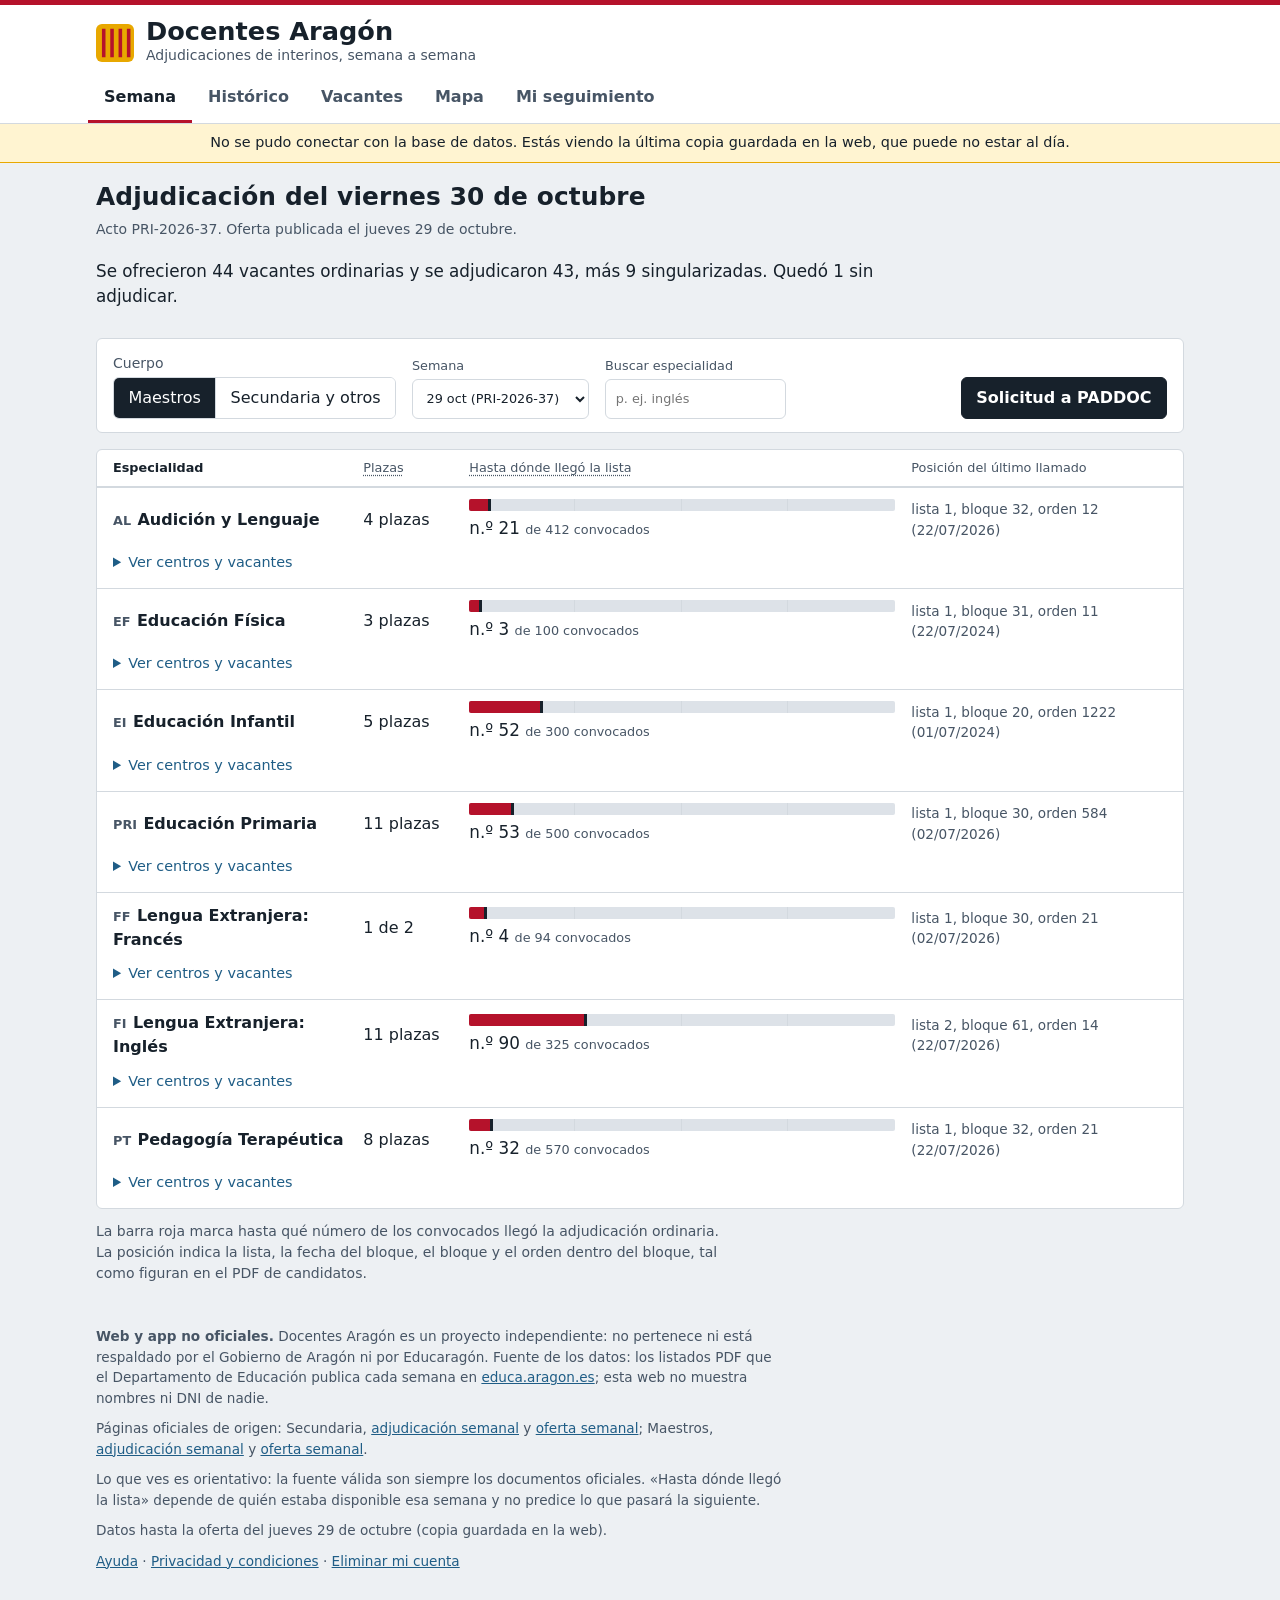
<file: web/index.html>
<!doctype html>
<html lang="es">
<head>
<meta charset="utf-8">
<meta name="viewport" content="width=device-width, initial-scale=1">
<title>Docentes Aragón · Adjudicaciones de interinos</title>
<meta name="description" content="Consulta semana a semana hasta dónde ha llegado la lista de interinos de Aragón en cada especialidad, y qué vacantes se han adjudicado. Web no oficial.">
<link rel="canonical" href="https://docentesaragon.github.io/">
<meta property="og:type" content="website">
<meta property="og:locale" content="es_ES">
<meta property="og:site_name" content="Docentes Aragón">
<meta property="og:title" content="Docentes Aragón · Adjudicaciones de interinos">
<meta property="og:description" content="Hasta dónde ha llegado la lista de interinos de Aragón cada semana, vacantes, mapa y tu seguimiento. Web no oficial.">
<meta property="og:url" content="https://docentesaragon.github.io/">
<meta property="og:image" content="https://docentesaragon.github.io/icons/compartir.png">
<meta property="og:image:width" content="1200">
<meta property="og:image:height" content="630">
<meta property="og:image:alt" content="Docentes Aragón: adjudicaciones de interinos, semana a semana">
<meta name="twitter:card" content="summary_large_image">
<meta name="twitter:title" content="Docentes Aragón · Adjudicaciones de interinos">
<meta name="twitter:description" content="Hasta dónde ha llegado la lista de interinos de Aragón cada semana, vacantes, mapa y tu seguimiento. Web no oficial.">
<meta name="twitter:image" content="https://docentesaragon.github.io/icons/compartir.png">
<meta name="color-scheme" content="light dark">
<link rel="icon" href="data:image/svg+xml,%3Csvg xmlns='http://www.w3.org/2000/svg' viewBox='0 0 32 32'%3E%3Crect width='32' height='32' rx='5' fill='%23e8a800'/%3E%3Cpath fill='%23b5122b' d='M5 4h3v24H5zM12 4h3v24h-3zM19 4h3v24h-3zM26 4h3v24h-3z'/%3E%3C/svg%3E">
<link rel="manifest" href="manifest.webmanifest">
<meta name="theme-color" content="#b5122b">
<link rel="apple-touch-icon" href="icons/apple-touch-icon.png">
<link rel="stylesheet" href="css/style.css?v=4a5cad1453">
</head>
<body>
<a class="saltar" href="#vista">Saltar al contenido</a>
<header class="cabecera">
  <div class="cabecera-in">
    <a class="marca" href="#/semana" aria-label="Docentes Aragón, inicio">
      <svg class="logo" viewBox="0 0 32 32" aria-hidden="true"><rect width="32" height="32" rx="5" fill="var(--oro)"/><path fill="var(--rojo)" d="M5 4h3v24H5zM12 4h3v24h-3zM19 4h3v24h-3zM26 4h3v24h-3z"/></svg>
      <span class="marca-texto"><span class="marca-nombre">Docentes Aragón</span><span class="marca-lema">Adjudicaciones de interinos, semana a semana</span></span>
    </a>
  </div>
  <nav class="pestanas" aria-label="Secciones">
    <a href="#/semana" data-vista="semana">Semana</a>
    <a href="#/historico" data-vista="historico">Histórico</a>
    <a href="#/vacantes" data-vista="vacantes">Vacantes</a>
    <a href="#/mapa" data-vista="mapa">Mapa</a>
    <a href="#/yo" data-vista="yo">Mi seguimiento</a>
  </nav>
  <div id="aviso-vercomo" class="aviso-vercomo" role="status" hidden></div>
</header>
<div id="aviso-datos" class="aviso-datos" hidden></div>
<main id="vista" tabindex="-1"><p class="cargando">Cargando datos…</p></main>
<footer class="pie">
  <p><strong>Web y app no oficiales.</strong> Docentes Aragón es un proyecto independiente: no pertenece ni está respaldado por el Gobierno de Aragón ni por Educaragón. Fuente de los datos: los listados PDF que el Departamento de Educación publica cada semana en <a href="https://educa.aragon.es" target="_blank" rel="noopener">educa.aragon.es</a>; esta web no muestra nombres ni DNI de nadie.</p>
  <p id="pie-fuentes">Páginas oficiales de origen: Secundaria, <a href="https://educa.aragon.es/-/adjudicacion-semanal-sec-1" target="_blank" rel="noopener">adjudicación semanal</a> y <a href="https://educa.aragon.es/-/oferta-semanal-sec" target="_blank" rel="noopener">oferta semanal</a>; Maestros, <a href="https://educa.aragon.es/-/adjudicacion-semanal-maestros" target="_blank" rel="noopener">adjudicación semanal</a> y <a href="https://educa.aragon.es/-/oferta-semanal-maestros" target="_blank" rel="noopener">oferta semanal</a>.</p>
  <p>Lo que ves es orientativo: la fuente válida son siempre los documentos oficiales. «Hasta dónde llegó la lista» depende de quién estaba disponible esa semana y no predice lo que pasará la siguiente.</p>
  <p id="pie-actualizado"></p>
  <p><a href="#/ayuda">Ayuda</a> · <a href="privacidad.html">Privacidad y condiciones</a> · <a href="eliminar-cuenta.html">Eliminar mi cuenta</a></p>
</footer>
<script src="js/config.js"></script>
<!--mapa-modulos-->
<script type="importmap">
{
  "imports": {
    "./js/admin.js": "./js/admin.js?v=4a5cad1453",
    "./js/ajustes.js": "./js/ajustes.js?v=4a5cad1453",
    "./js/avisos.js": "./js/avisos.js?v=4a5cad1453",
    "./js/ayuda.js": "./js/ayuda.js?v=4a5cad1453",
    "./js/botonescentro.js": "./js/botonescentro.js?v=4a5cad1453",
    "./js/casa.js": "./js/casa.js?v=4a5cad1453",
    "./js/compra.js": "./js/compra.js?v=4a5cad1453",
    "./js/comun.js": "./js/comun.js?v=4a5cad1453",
    "./js/cuenta.js": "./js/cuenta.js?v=4a5cad1453",
    "./js/datos.js": "./js/datos.js?v=4a5cad1453",
    "./js/distancia.js": "./js/distancia.js?v=4a5cad1453",
    "./js/favoritos.js": "./js/favoritos.js?v=4a5cad1453",
    "./js/geo_aragon.js": "./js/geo_aragon.js?v=4a5cad1453",
    "./js/historico.js": "./js/historico.js?v=4a5cad1453",
    "./js/mapa.js": "./js/mapa.js?v=4a5cad1453",
    "./js/probabilidad.js": "./js/probabilidad.js?v=4a5cad1453",
    "./js/ruta.js": "./js/ruta.js?v=4a5cad1453",
    "./js/semana.js": "./js/semana.js?v=4a5cad1453",
    "./js/util.js": "./js/util.js?v=4a5cad1453",
    "./js/vacantes.js": "./js/vacantes.js?v=4a5cad1453",
    "./js/yo.js": "./js/yo.js?v=4a5cad1453"
  }
}
</script>
<!--/mapa-modulos-->
<script type="module" src="js/app.js?v=4a5cad1453"></script>
</body>
</html>
</file>
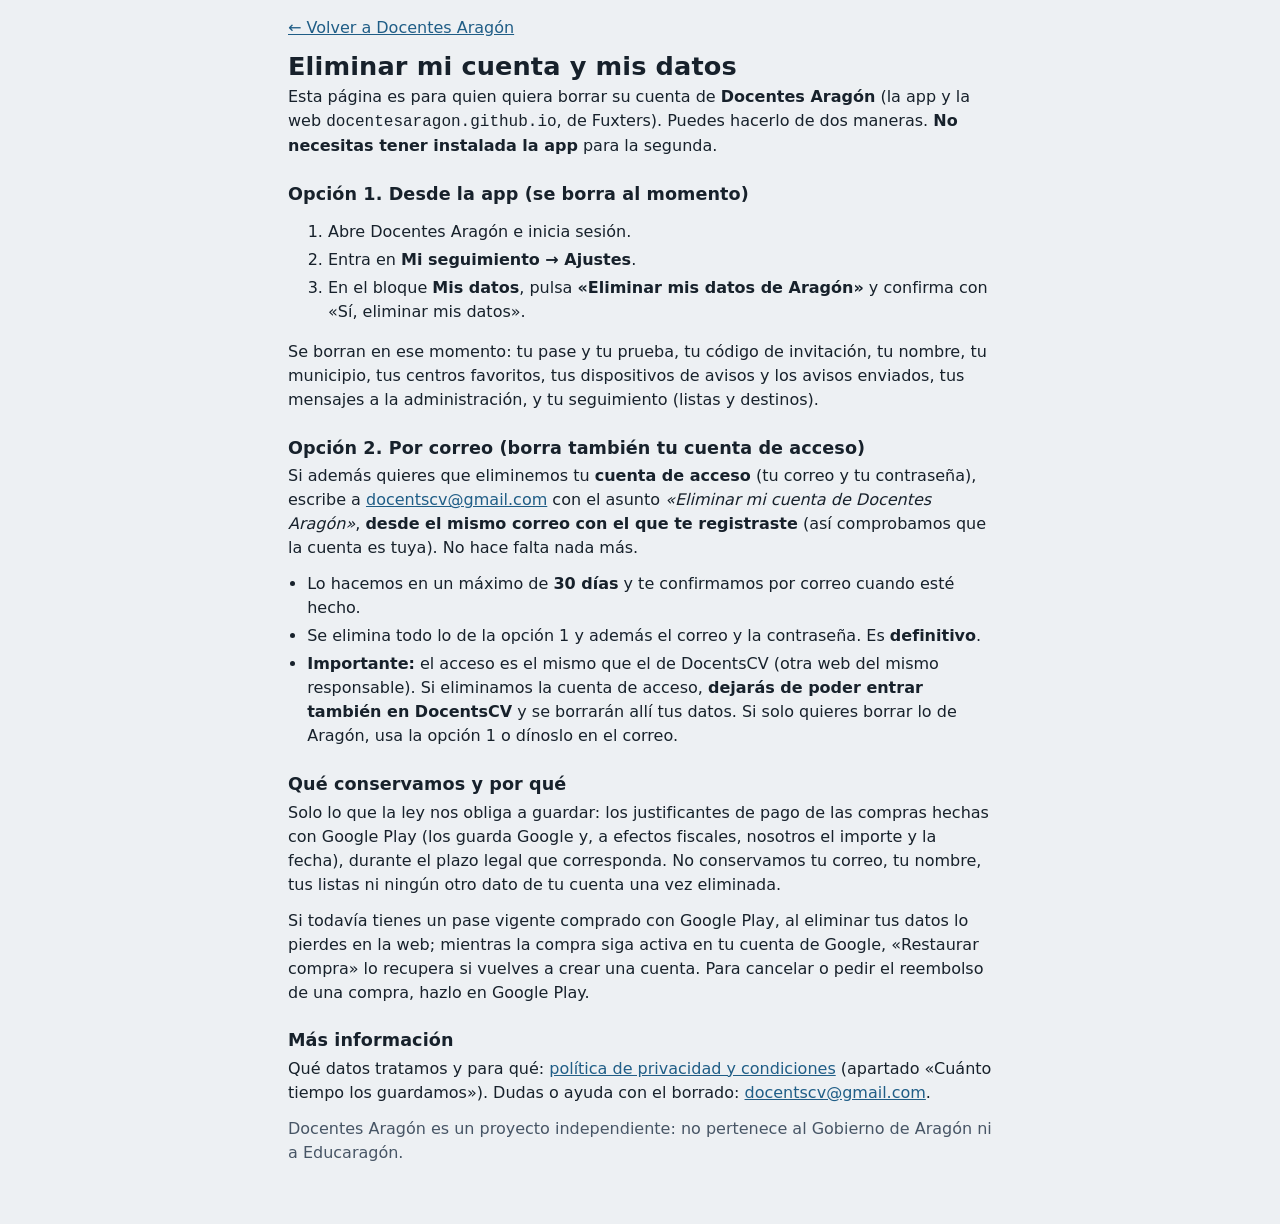
<file: web/eliminar-cuenta.html>
<!doctype html>
<html lang="es">
<head>
<meta charset="utf-8">
<meta name="viewport" content="width=device-width, initial-scale=1">
<title>Eliminar mi cuenta y mis datos · Docentes Aragón</title>
<meta name="description" content="Cómo eliminar tu cuenta y tus datos de la app Docentes Aragón, desde la propia app o escribiendo al correo de contacto, sin necesidad de instalar la app.">
<meta name="color-scheme" content="light dark">
<link rel="canonical" href="https://docentesaragon.github.io/eliminar-cuenta.html">
<link rel="icon" href="data:image/svg+xml,%3Csvg xmlns='http://www.w3.org/2000/svg' viewBox='0 0 32 32'%3E%3Crect width='32' height='32' rx='5' fill='%23e8a800'/%3E%3Cpath fill='%23b5122b' d='M5 4h3v24H5zM12 4h3v24h-3zM19 4h3v24h-3zM26 4h3v24h-3z'/%3E%3C/svg%3E">
<link rel="stylesheet" href="css/style.css">
</head>
<body>
<main class="legal" id="eliminar">
<p><a href="index.html#/yo">← Volver a Docentes Aragón</a></p>
<h1>Eliminar mi cuenta y mis datos</h1>
<p>Esta página es para quien quiera borrar su cuenta de <strong>Docentes Aragón</strong> (la app y la web <code>docentesaragon.github.io</code>, de Fuxters). Puedes hacerlo de dos maneras. <strong>No necesitas tener instalada la app</strong> para la segunda.</p>

<h2>Opción 1. Desde la app (se borra al momento)</h2>
<ol>
  <li>Abre Docentes Aragón e inicia sesión.</li>
  <li>Entra en <strong>Mi seguimiento → Ajustes</strong>.</li>
  <li>En el bloque <strong>Mis datos</strong>, pulsa <strong>«Eliminar mis datos de Aragón»</strong> y confirma con «Sí, eliminar mis datos».</li>
</ol>
<p>Se borran en ese momento: tu pase y tu prueba, tu código de invitación, tu nombre, tu municipio, tus centros favoritos, tus dispositivos de avisos y los avisos enviados, tus mensajes a la administración, y tu seguimiento (listas y destinos).</p>

<h2>Opción 2. Por correo (borra también tu cuenta de acceso)</h2>
<p>Si además quieres que eliminemos tu <strong>cuenta de acceso</strong> (tu correo y tu contraseña), escribe a <a href="mailto:docentscv@gmail.com?subject=Eliminar%20mi%20cuenta%20de%20Docentes%20Arag%C3%B3n&amp;body=Quiero%20que%20eliminen%20mi%20cuenta%20y%20todos%20mis%20datos%20de%20Docentes%20Arag%C3%B3n.%0A%0ACorreo%20de%20mi%20cuenta%3A%20">docentscv@gmail.com</a> con el asunto <em>«Eliminar mi cuenta de Docentes Aragón»</em>, <strong>desde el mismo correo con el que te registraste</strong> (así comprobamos que la cuenta es tuya). No hace falta nada más.</p>
<ul>
  <li>Lo hacemos en un máximo de <strong>30 días</strong> y te confirmamos por correo cuando esté hecho.</li>
  <li>Se elimina todo lo de la opción 1 y además el correo y la contraseña. Es <strong>definitivo</strong>.</li>
  <li><strong>Importante:</strong> el acceso es el mismo que el de DocentsCV (otra web del mismo responsable). Si eliminamos la cuenta de acceso, <strong>dejarás de poder entrar también en DocentsCV</strong> y se borrarán allí tus datos. Si solo quieres borrar lo de Aragón, usa la opción 1 o dínoslo en el correo.</li>
</ul>

<h2>Qué conservamos y por qué</h2>
<p>Solo lo que la ley nos obliga a guardar: los justificantes de pago de las compras hechas con Google Play (los guarda Google y, a efectos fiscales, nosotros el importe y la fecha), durante el plazo legal que corresponda. No conservamos tu correo, tu nombre, tus listas ni ningún otro dato de tu cuenta una vez eliminada.</p>
<p>Si todavía tienes un pase vigente comprado con Google Play, al eliminar tus datos lo pierdes en la web; mientras la compra siga activa en tu cuenta de Google, «Restaurar compra» lo recupera si vuelves a crear una cuenta. Para cancelar o pedir el reembolso de una compra, hazlo en Google Play.</p>

<h2>Más información</h2>
<p>Qué datos tratamos y para qué: <a href="privacidad.html">política de privacidad y condiciones</a> (apartado «Cuánto tiempo los guardamos»). Dudas o ayuda con el borrado: <a href="mailto:docentscv@gmail.com">docentscv@gmail.com</a>.</p>
<p class="tenue">Docentes Aragón es un proyecto independiente: no pertenece al Gobierno de Aragón ni a Educaragón.</p>
</main>
</body>
</html>
</file>
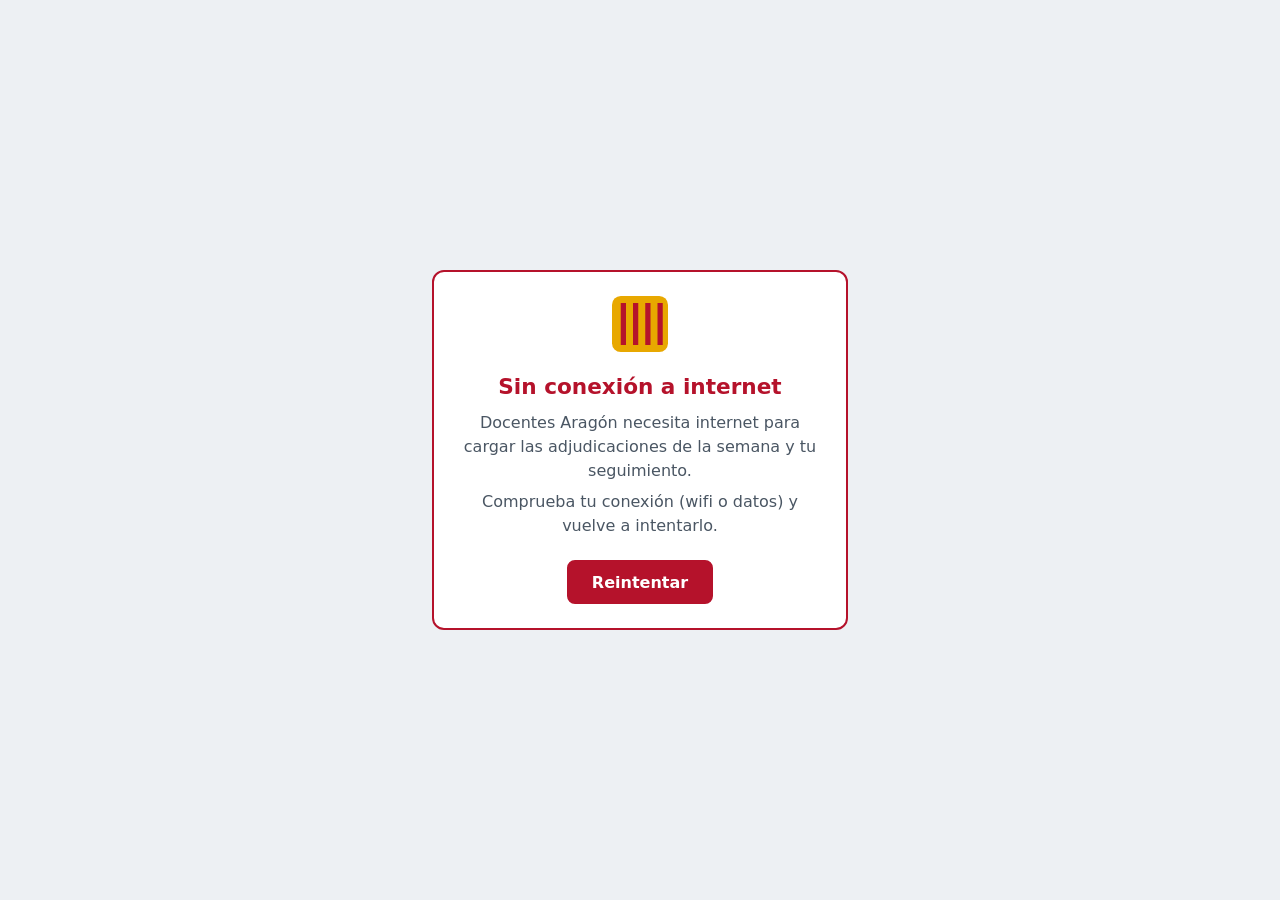
<file: web/offline.html>
<!doctype html>
<html lang="es">
<head>
<meta charset="utf-8">
<meta name="viewport" content="width=device-width, initial-scale=1">
<meta name="color-scheme" content="light dark">
<meta name="theme-color" content="#b5122b">
<title>Sin conexión · Docentes Aragón</title>
<style>
  :root { --rojo: #b5122b; --oro: #e8a800; --fondo: #edf0f3; --panel: #fff; --tinta: #17212b; --tinta-2: #4a5663; }
  @media (prefers-color-scheme: dark) { :root { --rojo: #ef6a7d; --fondo: #11171d; --panel: #1a222b; --tinta: #e8edf2; --tinta-2: #aab5c0; } }
  * { box-sizing: border-box; }
  body { margin: 0; min-height: 100vh; display: grid; place-items: center; padding: 1.25rem; background: var(--fondo); color: var(--tinta); font: 16px/1.5 system-ui, -apple-system, "Segoe UI", Roboto, sans-serif; }
  main { max-width: 26rem; background: var(--panel); border: 2px solid var(--rojo); border-radius: 12px; padding: 1.5rem; text-align: center; }
  svg { width: 56px; height: 56px; }
  h1 { margin: .75rem 0 .5rem; font-size: 1.35rem; color: var(--rojo); }
  p { margin: .4rem 0; color: var(--tinta-2); }
  button { margin-top: 1rem; min-height: 44px; padding: .5rem 1.4rem; border: 2px solid var(--rojo); border-radius: 8px; background: var(--rojo); color: var(--panel); font: 700 1rem system-ui, -apple-system, "Segoe UI", Roboto, sans-serif; cursor: pointer; }
  button:focus-visible { outline: 3px solid var(--oro); outline-offset: 2px; }
</style>
</head>
<body>
<main role="alert">
  <svg viewBox="0 0 32 32" aria-hidden="true"><rect width="32" height="32" rx="5" fill="#e8a800"/><path fill="#b5122b" d="M5 4h3v24H5zM12 4h3v24h-3zM19 4h3v24h-3zM26 4h3v24h-3z"/></svg>
  <h1>Sin conexión a internet</h1>
  <p>Docentes Aragón necesita internet para cargar las adjudicaciones de la semana y tu seguimiento.</p>
  <p>Comprueba tu conexión (wifi o datos) y vuelve a intentarlo.</p>
  <button type="button" id="reintentar">Reintentar</button>
</main>
<script>
  document.getElementById("reintentar").addEventListener("click", function () { location.reload(); });
  window.addEventListener("online", function () { location.reload(); });
</script>
</body>
</html>
</file>
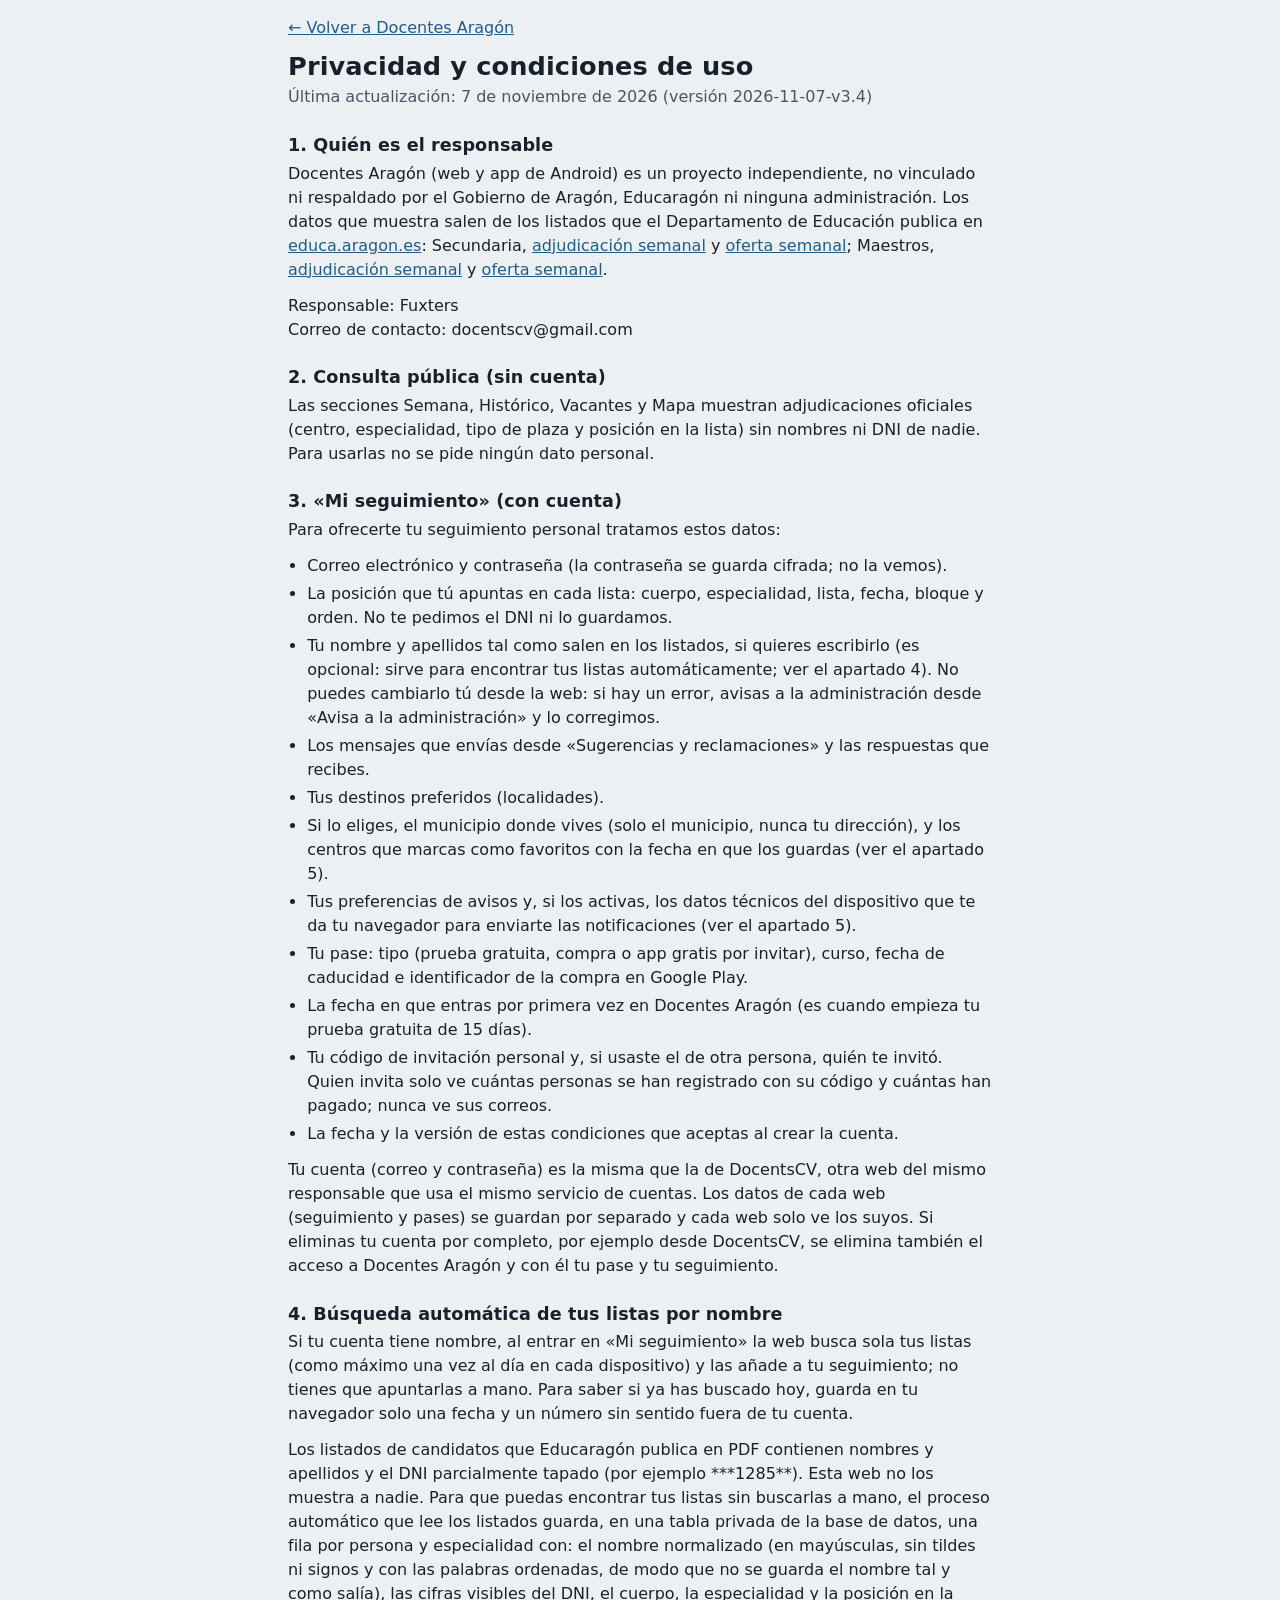
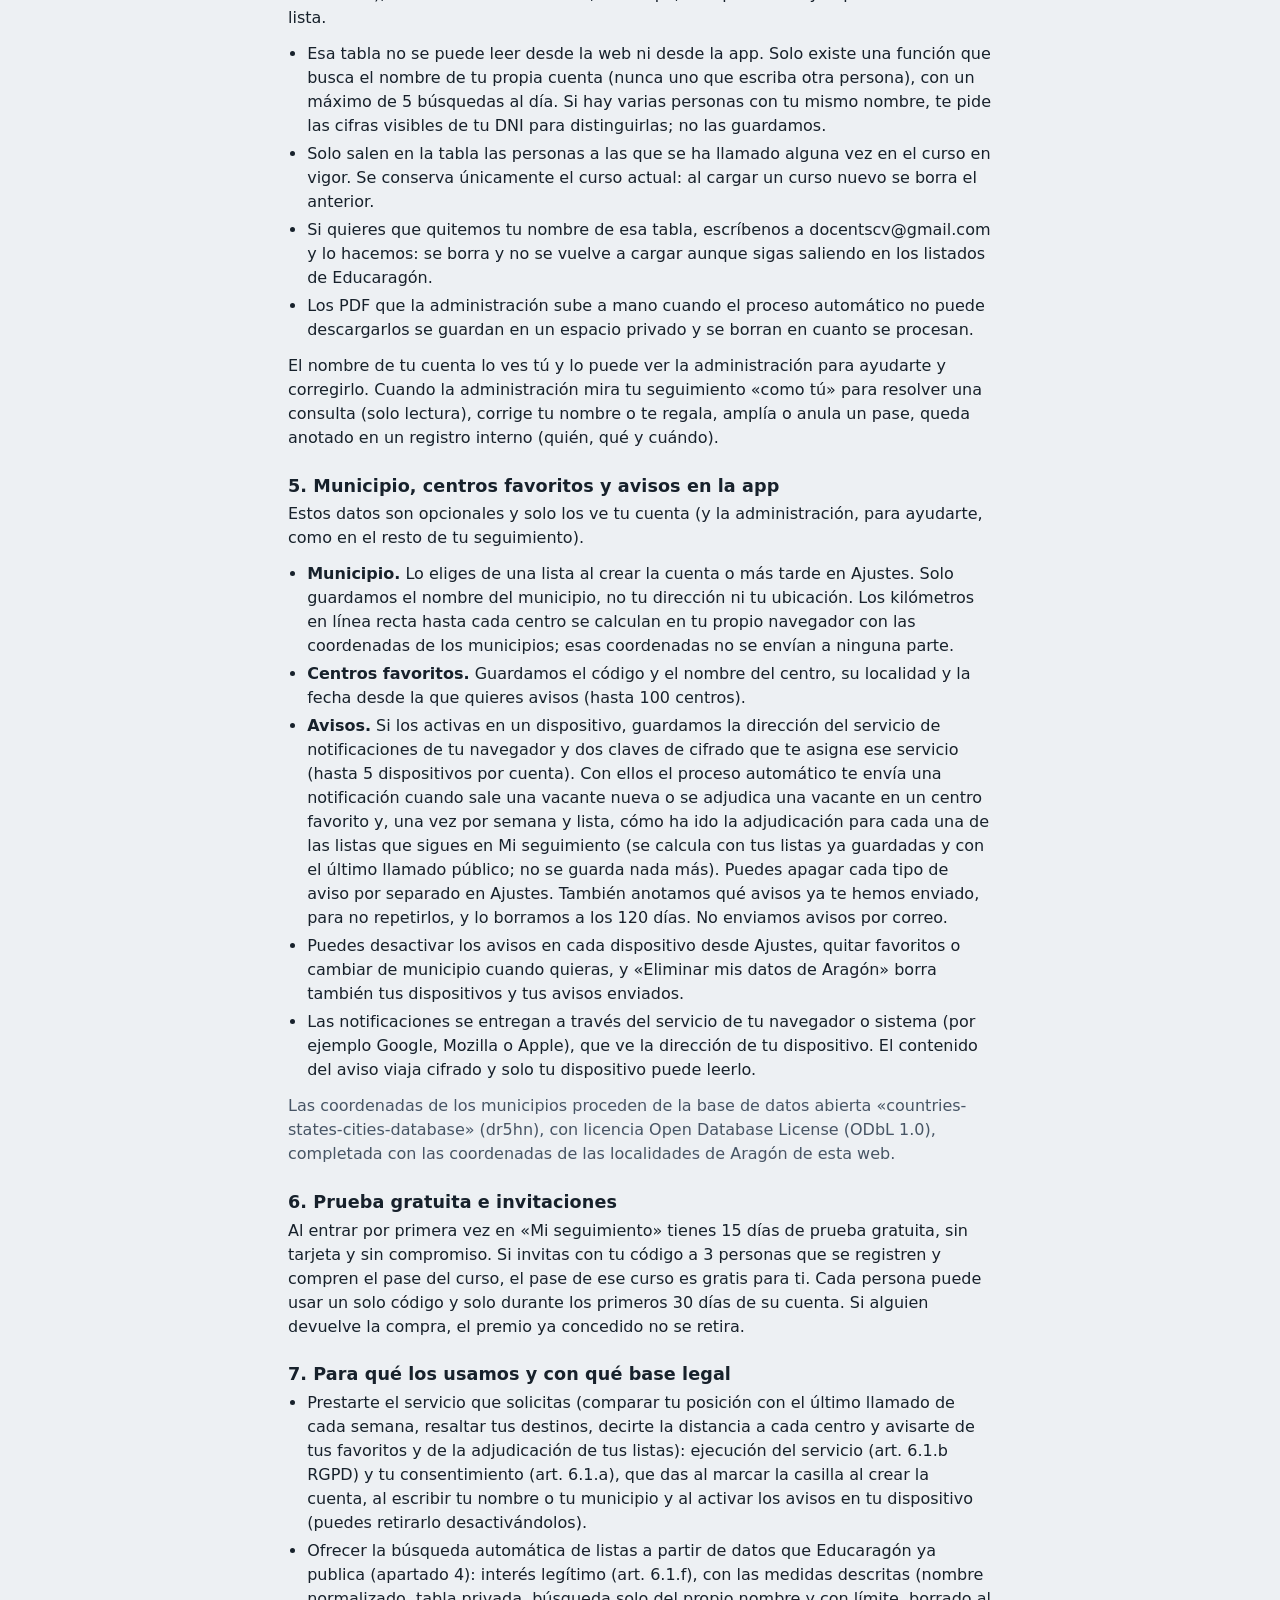
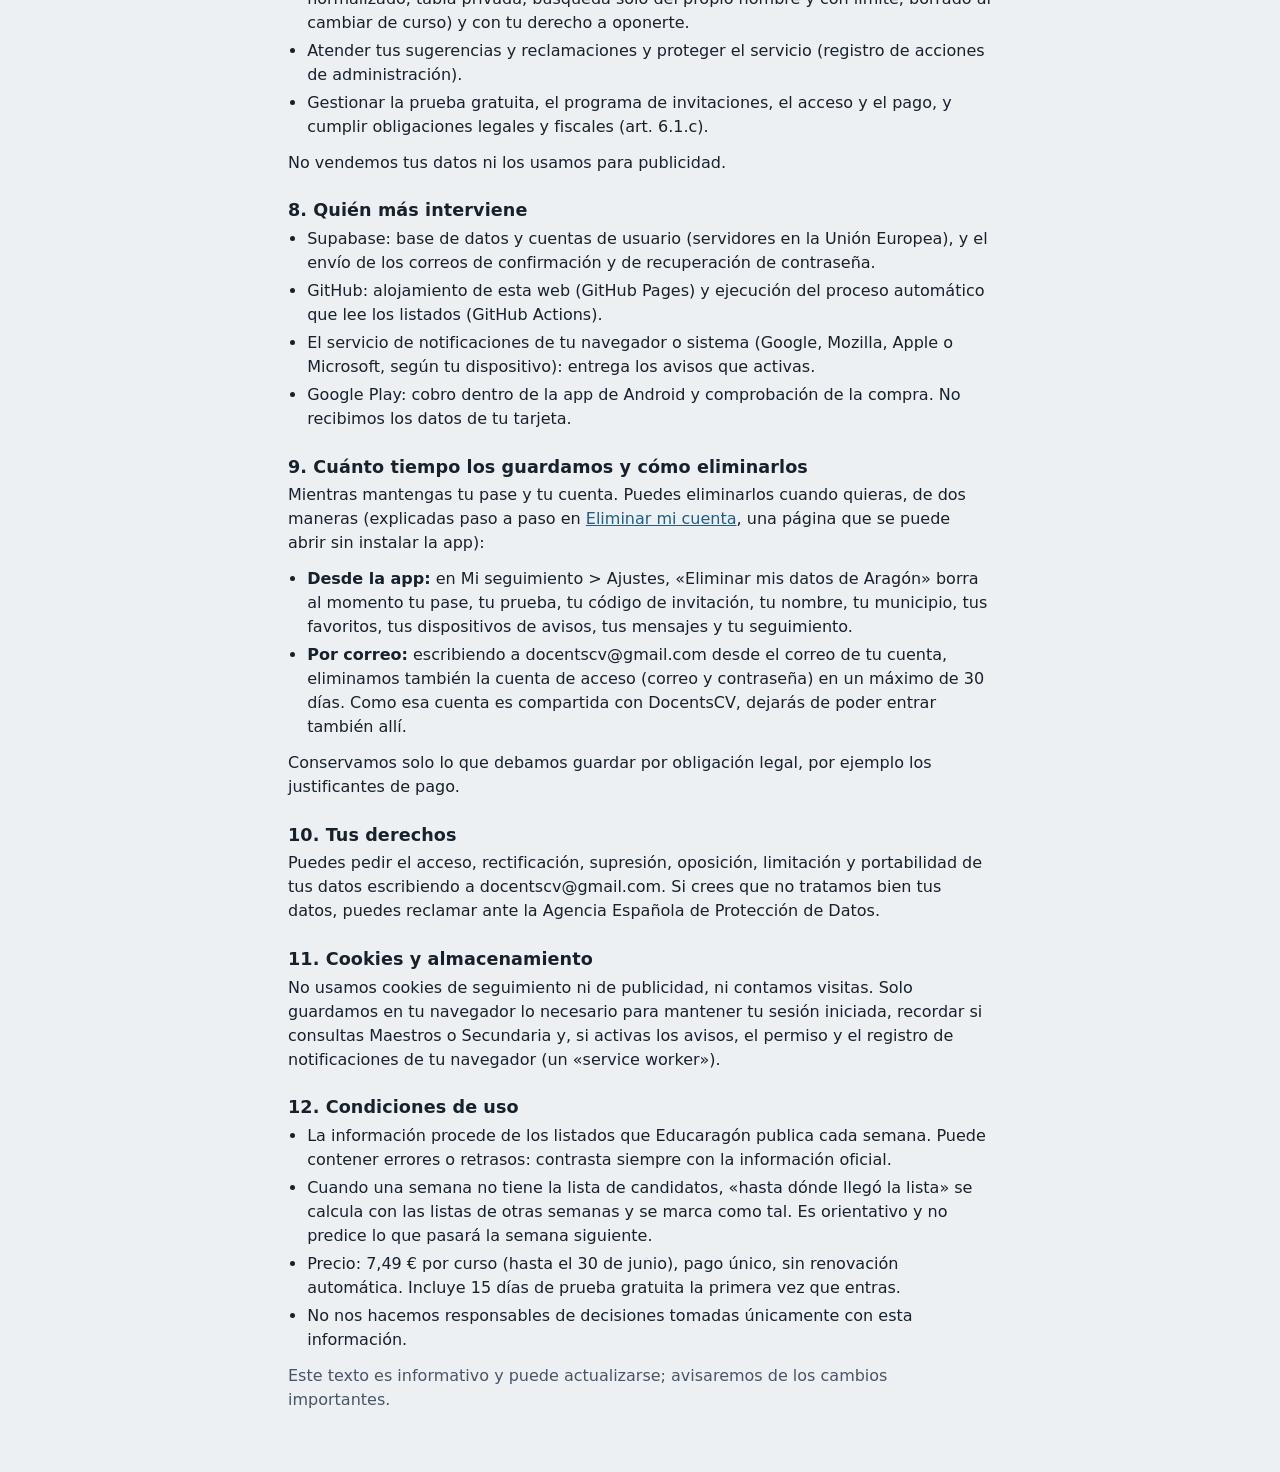
<file: web/privacidad.html>
<!doctype html>
<html lang="es">
<head>
<meta charset="utf-8">
<meta name="viewport" content="width=device-width, initial-scale=1">
<title>Privacidad y condiciones · Docentes Aragón</title>
<meta name="color-scheme" content="light dark">
<link rel="icon" href="data:image/svg+xml,%3Csvg xmlns='http://www.w3.org/2000/svg' viewBox='0 0 32 32'%3E%3Crect width='32' height='32' rx='5' fill='%23e8a800'/%3E%3Cpath fill='%23b5122b' d='M5 4h3v24H5zM12 4h3v24h-3zM19 4h3v24h-3zM26 4h3v24h-3z'/%3E%3C/svg%3E">
<link rel="stylesheet" href="css/style.css">
</head>
<body>
<main class="legal">
<p><a href="index.html#/yo">← Volver a Docentes Aragón</a></p>
<h1>Privacidad y condiciones de uso</h1>
<p class="tenue">Última actualización: 7 de noviembre de 2026 (versión 2026-11-07-v3.4)</p>

<h2>1. Quién es el responsable</h2>
<p>Docentes Aragón (web y app de Android) es un proyecto independiente, no vinculado ni respaldado por el Gobierno de Aragón, Educaragón ni ninguna administración. Los datos que muestra salen de los listados que el Departamento de Educación publica en <a href="https://educa.aragon.es" target="_blank" rel="noopener">educa.aragon.es</a>: Secundaria, <a href="https://educa.aragon.es/-/adjudicacion-semanal-sec-1" target="_blank" rel="noopener">adjudicación semanal</a> y <a href="https://educa.aragon.es/-/oferta-semanal-sec" target="_blank" rel="noopener">oferta semanal</a>; Maestros, <a href="https://educa.aragon.es/-/adjudicacion-semanal-maestros" target="_blank" rel="noopener">adjudicación semanal</a> y <a href="https://educa.aragon.es/-/oferta-semanal-maestros" target="_blank" rel="noopener">oferta semanal</a>.</p>
<p>Responsable: Fuxters<br>Correo de contacto: docentscv@gmail.com</p>

<h2>2. Consulta pública (sin cuenta)</h2>
<p>Las secciones Semana, Histórico, Vacantes y Mapa muestran adjudicaciones oficiales (centro, especialidad, tipo de plaza y posición en la lista) sin nombres ni DNI de nadie. Para usarlas no se pide ningún dato personal.</p>

<h2>3. «Mi seguimiento» (con cuenta)</h2>
<p>Para ofrecerte tu seguimiento personal tratamos estos datos:</p>
<ul>
  <li>Correo electrónico y contraseña (la contraseña se guarda cifrada; no la vemos).</li>
  <li>La posición que tú apuntas en cada lista: cuerpo, especialidad, lista, fecha, bloque y orden. No te pedimos el DNI ni lo guardamos.</li>
  <li>Tu nombre y apellidos tal como salen en los listados, si quieres escribirlo (es opcional: sirve para encontrar tus listas automáticamente; ver el apartado 4). No puedes cambiarlo tú desde la web: si hay un error, avisas a la administración desde «Avisa a la administración» y lo corregimos.</li>
  <li>Los mensajes que envías desde «Sugerencias y reclamaciones» y las respuestas que recibes.</li>
  <li>Tus destinos preferidos (localidades).</li>
  <li>Si lo eliges, el municipio donde vives (solo el municipio, nunca tu dirección), y los centros que marcas como favoritos con la fecha en que los guardas (ver el apartado 5).</li>
  <li>Tus preferencias de avisos y, si los activas, los datos técnicos del dispositivo que te da tu navegador para enviarte las notificaciones (ver el apartado 5).</li>
  <li>Tu pase: tipo (prueba gratuita, compra o app gratis por invitar), curso, fecha de caducidad e identificador de la compra en Google Play.</li>
  <li>La fecha en que entras por primera vez en Docentes Aragón (es cuando empieza tu prueba gratuita de 15 días).</li>
  <li>Tu código de invitación personal y, si usaste el de otra persona, quién te invitó. Quien invita solo ve cuántas personas se han registrado con su código y cuántas han pagado; nunca ve sus correos.</li>
  <li>La fecha y la versión de estas condiciones que aceptas al crear la cuenta.</li>
</ul>
<p>Tu cuenta (correo y contraseña) es la misma que la de DocentsCV, otra web del mismo responsable que usa el mismo servicio de cuentas. Los datos de cada web (seguimiento y pases) se guardan por separado y cada web solo ve los suyos. Si eliminas tu cuenta por completo, por ejemplo desde DocentsCV, se elimina también el acceso a Docentes Aragón y con él tu pase y tu seguimiento.</p>

<h2>4. Búsqueda automática de tus listas por nombre</h2>
<p>Si tu cuenta tiene nombre, al entrar en «Mi seguimiento» la web busca sola tus listas (como máximo una vez al día en cada dispositivo) y las añade a tu seguimiento; no tienes que apuntarlas a mano. Para saber si ya has buscado hoy, guarda en tu navegador solo una fecha y un número sin sentido fuera de tu cuenta.</p>
<p>Los listados de candidatos que Educaragón publica en PDF contienen nombres y apellidos y el DNI parcialmente tapado (por ejemplo ***1285**). Esta web no los muestra a nadie. Para que puedas encontrar tus listas sin buscarlas a mano, el proceso automático que lee los listados guarda, en una tabla privada de la base de datos, una fila por persona y especialidad con: el nombre normalizado (en mayúsculas, sin tildes ni signos y con las palabras ordenadas, de modo que no se guarda el nombre tal y como salía), las cifras visibles del DNI, el cuerpo, la especialidad y la posición en la lista.</p>
<ul>
  <li>Esa tabla no se puede leer desde la web ni desde la app. Solo existe una función que busca el nombre de tu propia cuenta (nunca uno que escriba otra persona), con un máximo de 5 búsquedas al día. Si hay varias personas con tu mismo nombre, te pide las cifras visibles de tu DNI para distinguirlas; no las guardamos.</li>
  <li>Solo salen en la tabla las personas a las que se ha llamado alguna vez en el curso en vigor. Se conserva únicamente el curso actual: al cargar un curso nuevo se borra el anterior.</li>
  <li>Si quieres que quitemos tu nombre de esa tabla, escríbenos a docentscv@gmail.com y lo hacemos: se borra y no se vuelve a cargar aunque sigas saliendo en los listados de Educaragón.</li>
  <li>Los PDF que la administración sube a mano cuando el proceso automático no puede descargarlos se guardan en un espacio privado y se borran en cuanto se procesan.</li>
</ul>
<p>El nombre de tu cuenta lo ves tú y lo puede ver la administración para ayudarte y corregirlo. Cuando la administración mira tu seguimiento «como tú» para resolver una consulta (solo lectura), corrige tu nombre o te regala, amplía o anula un pase, queda anotado en un registro interno (quién, qué y cuándo).</p>

<h2>5. Municipio, centros favoritos y avisos en la app</h2>
<p>Estos datos son opcionales y solo los ve tu cuenta (y la administración, para ayudarte, como en el resto de tu seguimiento).</p>
<ul>
  <li><strong>Municipio.</strong> Lo eliges de una lista al crear la cuenta o más tarde en Ajustes. Solo guardamos el nombre del municipio, no tu dirección ni tu ubicación. Los kilómetros en línea recta hasta cada centro se calculan en tu propio navegador con las coordenadas de los municipios; esas coordenadas no se envían a ninguna parte.</li>
  <li><strong>Centros favoritos.</strong> Guardamos el código y el nombre del centro, su localidad y la fecha desde la que quieres avisos (hasta 100 centros).</li>
  <li><strong>Avisos.</strong> Si los activas en un dispositivo, guardamos la dirección del servicio de notificaciones de tu navegador y dos claves de cifrado que te asigna ese servicio (hasta 5 dispositivos por cuenta). Con ellos el proceso automático te envía una notificación cuando sale una vacante nueva o se adjudica una vacante en un centro favorito y, una vez por semana y lista, cómo ha ido la adjudicación para cada una de las listas que sigues en Mi seguimiento (se calcula con tus listas ya guardadas y con el último llamado público; no se guarda nada más). Puedes apagar cada tipo de aviso por separado en Ajustes. También anotamos qué avisos ya te hemos enviado, para no repetirlos, y lo borramos a los 120 días. No enviamos avisos por correo.</li>
  <li>Puedes desactivar los avisos en cada dispositivo desde Ajustes, quitar favoritos o cambiar de municipio cuando quieras, y «Eliminar mis datos de Aragón» borra también tus dispositivos y tus avisos enviados.</li>
  <li>Las notificaciones se entregan a través del servicio de tu navegador o sistema (por ejemplo Google, Mozilla o Apple), que ve la dirección de tu dispositivo. El contenido del aviso viaja cifrado y solo tu dispositivo puede leerlo.</li>
</ul>
<p class="tenue">Las coordenadas de los municipios proceden de la base de datos abierta «countries-states-cities-database» (dr5hn), con licencia Open Database License (ODbL 1.0), completada con las coordenadas de las localidades de Aragón de esta web.</p>

<h2>6. Prueba gratuita e invitaciones</h2>
<p>Al entrar por primera vez en «Mi seguimiento» tienes 15 días de prueba gratuita, sin tarjeta y sin compromiso. Si invitas con tu código a 3 personas que se registren y compren el pase del curso, el pase de ese curso es gratis para ti. Cada persona puede usar un solo código y solo durante los primeros 30 días de su cuenta. Si alguien devuelve la compra, el premio ya concedido no se retira.</p>

<h2>7. Para qué los usamos y con qué base legal</h2>
<ul>
  <li>Prestarte el servicio que solicitas (comparar tu posición con el último llamado de cada semana, resaltar tus destinos, decirte la distancia a cada centro y avisarte de tus favoritos y de la adjudicación de tus listas): ejecución del servicio (art. 6.1.b RGPD) y tu consentimiento (art. 6.1.a), que das al marcar la casilla al crear la cuenta, al escribir tu nombre o tu municipio y al activar los avisos en tu dispositivo (puedes retirarlo desactivándolos).</li>
  <li>Ofrecer la búsqueda automática de listas a partir de datos que Educaragón ya publica (apartado 4): interés legítimo (art. 6.1.f), con las medidas descritas (nombre normalizado, tabla privada, búsqueda solo del propio nombre y con límite, borrado al cambiar de curso) y con tu derecho a oponerte.</li>
  <li>Atender tus sugerencias y reclamaciones y proteger el servicio (registro de acciones de administración).</li>
  <li>Gestionar la prueba gratuita, el programa de invitaciones, el acceso y el pago, y cumplir obligaciones legales y fiscales (art. 6.1.c).</li>
</ul>
<p>No vendemos tus datos ni los usamos para publicidad.</p>

<h2>8. Quién más interviene</h2>
<ul>
  <li>Supabase: base de datos y cuentas de usuario (servidores en la Unión Europea), y el envío de los correos de confirmación y de recuperación de contraseña.</li>
  <li>GitHub: alojamiento de esta web (GitHub Pages) y ejecución del proceso automático que lee los listados (GitHub Actions).</li>
  <li>El servicio de notificaciones de tu navegador o sistema (Google, Mozilla, Apple o Microsoft, según tu dispositivo): entrega los avisos que activas.</li>
  <li>Google Play: cobro dentro de la app de Android y comprobación de la compra. No recibimos los datos de tu tarjeta.</li>
</ul>

<h2 id="eliminar">9. Cuánto tiempo los guardamos y cómo eliminarlos</h2>
<p>Mientras mantengas tu pase y tu cuenta. Puedes eliminarlos cuando quieras, de dos maneras (explicadas paso a paso en <a href="eliminar-cuenta.html">Eliminar mi cuenta</a>, una página que se puede abrir sin instalar la app):</p>
<ul>
  <li><strong>Desde la app:</strong> en Mi seguimiento > Ajustes, «Eliminar mis datos de Aragón» borra al momento tu pase, tu prueba, tu código de invitación, tu nombre, tu municipio, tus favoritos, tus dispositivos de avisos, tus mensajes y tu seguimiento.</li>
  <li><strong>Por correo:</strong> escribiendo a docentscv@gmail.com desde el correo de tu cuenta, eliminamos también la cuenta de acceso (correo y contraseña) en un máximo de 30 días. Como esa cuenta es compartida con DocentsCV, dejarás de poder entrar también allí.</li>
</ul>
<p>Conservamos solo lo que debamos guardar por obligación legal, por ejemplo los justificantes de pago.</p>

<h2>10. Tus derechos</h2>
<p>Puedes pedir el acceso, rectificación, supresión, oposición, limitación y portabilidad de tus datos escribiendo a docentscv@gmail.com. Si crees que no tratamos bien tus datos, puedes reclamar ante la Agencia Española de Protección de Datos.</p>

<h2>11. Cookies y almacenamiento</h2>
<p>No usamos cookies de seguimiento ni de publicidad, ni contamos visitas. Solo guardamos en tu navegador lo necesario para mantener tu sesión iniciada, recordar si consultas Maestros o Secundaria y, si activas los avisos, el permiso y el registro de notificaciones de tu navegador (un «service worker»).</p>

<h2>12. Condiciones de uso</h2>
<ul>
  <li>La información procede de los listados que Educaragón publica cada semana. Puede contener errores o retrasos: contrasta siempre con la información oficial.</li>
  <li>Cuando una semana no tiene la lista de candidatos, «hasta dónde llegó la lista» se calcula con las listas de otras semanas y se marca como tal. Es orientativo y no predice lo que pasará la semana siguiente.</li>
  <li>Precio: 7,49 € por curso (hasta el 30 de junio), pago único, sin renovación automática. Incluye 15 días de prueba gratuita la primera vez que entras.</li>
  <li>No nos hacemos responsables de decisiones tomadas únicamente con esta información.</li>
</ul>
<p class="tenue">Este texto es informativo y puede actualizarse; avisaremos de los cambios importantes.</p>
</main>
</body>
</html>
</file>
<file: web/css/style.css>
/* Docentes Aragón · estilos
   Idea visual: el rojo y el oro de Aragón se usan con una función. El rojo es siempre "hasta dónde llegó la lista";
   el oro marca "tú". Tipografía de sistema: Bahnschrift (Windows) / DIN Alternate (Mac) para títulos y cifras. */

:root {
  --tinta: #17212b;
  --tinta-2: #475565;
  --papel: #edf0f3;
  --panel: #ffffff;
  --linea: #d3d9df;
  --pista: #dde2e8;
  --rojo: #b5122b;
  --oro: #e8a800;
  --oro-fondo: #fff4d1;
  --pirineo: #1f5d86;
  --radio: 6px;
  --f-cifras: "Bahnschrift", "DIN Alternate", "Roboto Condensed", "Arial Narrow", system-ui, sans-serif;
  --f-texto: system-ui, "Segoe UI", Roboto, "Helvetica Neue", Arial, sans-serif;
  color-scheme: light dark;
}
@media (prefers-color-scheme: dark) {
  :root:not([data-tema="claro"]) {
    --tinta: #e8ecf0; --tinta-2: #aab6c3; --papel: #11161c; --panel: #1a222b; --linea: #2d3844; --pista: #2a3440;
    --rojo: #ef6a7d; --oro: #f2b91d; --oro-fondo: #3a3115; --pirineo: #86b9de;
  }
}
:root[data-tema="oscuro"] {
  --tinta: #e8ecf0; --tinta-2: #aab6c3; --papel: #11161c; --panel: #1a222b; --linea: #2d3844; --pista: #2a3440;
  --rojo: #ef6a7d; --oro: #f2b91d; --oro-fondo: #3a3115; --pirineo: #86b9de;
}

* { box-sizing: border-box; }
html { -webkit-text-size-adjust: 100%; }
body { margin: 0; background: var(--papel); color: var(--tinta); font: 16px/1.5 var(--f-texto); }
h1, h2, h3 { font-family: var(--f-cifras); line-height: 1.15; margin: 0; letter-spacing: 0.005em; }
h2 { font-size: 1.55rem; font-weight: 700; }
h3 { font-size: 1.1rem; font-weight: 700; }
p { margin: 0 0 .75em; max-width: 70ch; }
a { color: var(--pirineo); }
button, select, input { font: inherit; color: inherit; }
:focus-visible { outline: 3px solid var(--oro); outline-offset: 2px; border-radius: 3px; }
.saltar { position: absolute; left: -999px; top: 0; background: var(--oro); color: #000; padding: .5rem 1rem; z-index: 99; }
.saltar:focus { left: 0; }
[hidden] { display: none !important; }
.num { font-family: var(--f-cifras); font-variant-numeric: tabular-nums; }
.tenue { color: var(--tinta-2); }
.peq { font-size: .875rem; }

/* ---------- cabecera ---------- */
.cabecera { position: sticky; top: 0; z-index: 30; background: var(--panel); border-bottom: 1px solid var(--linea); border-top: 5px solid var(--rojo); }
.cabecera-in { max-width: 1120px; margin: 0 auto; padding: .9rem 16px .5rem; display: flex; gap: 1rem; align-items: center; justify-content: space-between; flex-wrap: wrap; }
.marca { display: flex; gap: .75rem; align-items: center; text-decoration: none; color: inherit; }
.logo { width: 38px; height: 38px; flex: none; }
.marca-texto { display: grid; }
.marca-nombre { font: 700 1.6rem/1 var(--f-cifras); }
.marca-lema { font-size: .875rem; color: var(--tinta-2); }
.selector-curso { display: flex; gap: .5rem; align-items: center; font-size: .9rem; color: var(--tinta-2); }
select, input[type="text"], input[type="search"], input[type="number"], input[type="date"] {
  background: var(--panel); border: 1px solid var(--linea); border-radius: var(--radio); padding: .45rem .6rem; min-height: 40px; max-width: 100%;
}
.pestanas { max-width: 1120px; margin: 0 auto; padding: 0 8px; display: flex; overflow-x: auto; scrollbar-width: none; }
.pestanas a { padding: .7rem 1rem; text-decoration: none; color: var(--tinta-2); font-weight: 600; border-bottom: 3px solid transparent; white-space: nowrap; }
.pestanas a:hover { color: var(--tinta); }
.pestanas a[aria-current="page"] { color: var(--tinta); border-bottom-color: var(--rojo); }

/* ---------- estructura ---------- */
main { max-width: 1120px; margin: 0 auto; padding: 1.25rem 16px 2rem; outline: none; }
.pie { max-width: 1120px; margin: 0 auto; padding: 0 16px 2.5rem; color: var(--tinta-2); font-size: .85rem; }
.pie p { max-width: 80ch; }
.aviso-datos { background: var(--oro-fondo); border-bottom: 1px solid var(--oro); padding: .5rem 16px; text-align: center; font-size: .9rem; }
.cargando, .vacio { color: var(--tinta-2); padding: 2rem 0; }
.error { border-left: 4px solid var(--rojo); background: var(--panel); padding: 1rem; }

.cabecera-vista { display: grid; gap: .5rem; margin-bottom: 1rem; }
.resumen-frase { font-size: 1.05rem; max-width: 75ch; }
.filtros { display: flex; flex-wrap: wrap; gap: .75rem 1rem; align-items: end; background: var(--panel); border: 1px solid var(--linea); border-radius: var(--radio); padding: .85rem 1rem; margin-bottom: 1rem; }
.filtros label { display: grid; gap: .2rem; font-size: .8rem; color: var(--tinta-2); }
.filtros label.check { display: flex; gap: .45rem; align-items: center; font-size: .9rem; color: var(--tinta); min-height: 40px; }
.filtros select, .filtros input[type="text"], .filtros input[type="search"] { min-width: 9rem; color: var(--tinta); }
.segmento { display: inline-flex; border: 1px solid var(--linea); border-radius: var(--radio); overflow: hidden; }
.segmento button { border: 0; background: var(--panel); padding: .5rem .9rem; min-height: 40px; cursor: pointer; }
.segmento button + button { border-left: 1px solid var(--linea); }
.segmento button[aria-pressed="true"] { background: var(--tinta); color: var(--panel); }
.boton { border: 1px solid var(--tinta); background: var(--tinta); color: var(--panel); border-radius: var(--radio); padding: .5rem .9rem; min-height: 40px; cursor: pointer; font-weight: 600; }
.boton.sec { background: transparent; color: var(--tinta); border-color: var(--linea); }
.boton:hover { filter: brightness(1.12); }
.boton.sec:hover { border-color: var(--tinta); filter: none; }

/* ---------- la regla: hasta dónde llegó la lista ---------- */
.regla { position: relative; height: 12px; border-radius: 2px; background:
  linear-gradient(90deg, transparent calc(25% - 1px), var(--linea) calc(25% - 1px) 25%, transparent 25% calc(50% - 1px), var(--linea) calc(50% - 1px) 50%, transparent 50% calc(75% - 1px), var(--linea) calc(75% - 1px) 75%, transparent 75%),
  var(--pista); overflow: hidden; }
.regla-llena { position: absolute; inset: 0 auto 0 0; width: var(--p, 0%); background: var(--rojo); border-right: 3px solid var(--tinta); min-width: 3px; transform-origin: left; animation: crece .7s cubic-bezier(.2,.7,.2,1) both; }
.regla.sin-dato { background: repeating-linear-gradient(135deg, var(--pista) 0 6px, transparent 6px 12px); }
@keyframes crece { from { transform: scaleX(0); } to { transform: scaleX(1); } }
@media (prefers-reduced-motion: reduce) { .regla-llena { animation: none; } }

/* ---------- tabla de especialidades (Semana) ---------- */
.lista-esp { background: var(--panel); border: 1px solid var(--linea); border-radius: var(--radio); }
.fila-esp { display: grid; grid-template-columns: minmax(180px, 1.1fr) 90px minmax(200px, 2fr) minmax(170px, 1.2fr); gap: .5rem 1rem; align-items: center; padding: .7rem 1rem; border-top: 1px solid var(--linea); }
.fila-esp:first-child { border-top: 0; }
.fila-esp.mia { box-shadow: inset 4px 0 0 var(--oro); background: var(--oro-fondo); }
.fila-esp .nombre { font-weight: 600; }
.fila-esp .cod { font: 700 .8rem var(--f-cifras); color: var(--tinta-2); margin-right: .4rem; }
.fila-esp .plazas { font-family: var(--f-cifras); font-variant-numeric: tabular-nums; }
.fila-esp .llego { display: grid; gap: .3rem; }
.fila-esp .llego-texto { font-family: var(--f-cifras); font-size: 1.05rem; font-variant-numeric: tabular-nums; }
.fila-esp .llego-texto small { font: .8rem var(--f-texto); color: var(--tinta-2); }
.cab-lista { display: grid; grid-template-columns: minmax(180px, 1.1fr) 90px minmax(200px, 2fr) minmax(170px, 1.2fr); gap: 1rem; padding: .5rem 1rem; font-size: .8rem; color: var(--tinta-2); border-bottom: 1px solid var(--linea); }
.cab-lista button { all: unset; cursor: pointer; text-decoration: underline dotted; text-underline-offset: 3px; }
.cab-lista button[aria-pressed="true"] { color: var(--tinta); font-weight: 700; text-decoration: none; }
.posicion { font-size: .85rem; color: var(--tinta-2); }
.chip { display: inline-block; border: 1px solid var(--linea); border-radius: 999px; padding: .05rem .6rem; font-size: .8rem; background: var(--panel); white-space: nowrap; }
.chip.oro { background: var(--oro-fondo); border-color: var(--oro); }
.chip.rojo { border-color: var(--rojo); color: var(--rojo); }
.punto { display: inline-block; width: .65em; height: .65em; border-radius: 50%; border: 2px solid var(--tinta); margin-right: .35em; vertical-align: -1px; }
.punto.lleno { background: var(--tinta); }

@media (max-width: 760px) {
  .cab-lista { display: none; }
  .fila-esp { grid-template-columns: 1fr auto; }
  .fila-esp .llego, .fila-esp .posicion-col { grid-column: 1 / -1; }
}

/* ---------- tablas de datos ---------- */
.tabla-wrap { overflow-x: auto; background: var(--panel); border: 1px solid var(--linea); border-radius: var(--radio); }
table.datos { border-collapse: collapse; width: 100%; font-size: .92rem; }
.datos th { text-align: left; font-weight: 600; font-size: .8rem; color: var(--tinta-2); padding: .55rem .75rem; border-bottom: 1px solid var(--linea); white-space: nowrap; }
.datos th button { all: unset; cursor: pointer; }
.datos th button:hover { color: var(--tinta); text-decoration: underline; }
.datos td { padding: .5rem .75rem; border-top: 1px solid var(--linea); vertical-align: top; }
.datos tr:first-child td { border-top: 0; }
.datos td.num, .datos th.num { text-align: right; }
.datos tr.mio td:first-child { box-shadow: inset 4px 0 0 var(--oro); }
.datos td.estado { white-space: nowrap; }
.mas { display: flex; gap: .75rem; align-items: center; margin: 1rem 0; }

/* ---------- histórico ---------- */
.grafico { position: relative; background: var(--panel); border: 1px solid var(--linea); border-radius: var(--radio); padding: .75rem; margin-bottom: 1rem; }
.grafico svg { width: 100%; height: auto; display: block; }
.grafico text { fill: var(--tinta-2); font: 11px var(--f-texto); }
.leyenda { display: flex; flex-wrap: wrap; gap: .5rem 1.25rem; font-size: .85rem; color: var(--tinta-2); margin-top: .35rem; }
.leyenda i { display: inline-block; width: 1.1em; height: .8em; margin-right: .35em; vertical-align: -1px; }

/* ---------- mapa ---------- */
.mapa-grid { display: grid; grid-template-columns: minmax(0, 1.5fr) minmax(260px, 1fr); gap: 1rem; align-items: start; }
.mapa-caja { position: relative; background: var(--panel); border: 1px solid var(--linea); border-radius: var(--radio); overflow: hidden; touch-action: none; }
.mapa-caja svg { width: 100%; height: auto; display: block; cursor: grab; max-height: 78vh; }
.mapa-caja svg:active { cursor: grabbing; }
.mapa-zoom { position: absolute; right: 8px; top: 8px; display: grid; gap: 4px; }
.mapa-zoom button { width: 36px; height: 36px; border: 1px solid var(--linea); background: var(--panel); border-radius: var(--radio); font-size: 1.2rem; cursor: pointer; }
.mapa-panel { background: var(--panel); border: 1px solid var(--linea); border-radius: var(--radio); padding: 1rem; }
.mapa-panel ul { padding-left: 1.1rem; margin: .5rem 0; }
.nube circle { fill: var(--rojo); fill-opacity: .72; stroke: var(--panel); stroke-width: 1; vector-effect: non-scaling-stroke; cursor: pointer; }
.nube circle:hover, .nube circle.sel { stroke: var(--tinta); stroke-width: 2.5; }
.prov { fill: #f3ead3; stroke: #b9a77a; stroke-width: 1.4; stroke-linejoin: round; vector-effect: non-scaling-stroke; pointer-events: none; }
.prov-zaragoza { fill: #f8f1de; }
.prov-teruel { fill: #efe4c6; }
.fondo-loc { fill: #cdbf99; }
.etiqueta-prov { fill: #9c8a5c; fill-opacity: .55; font: 700 15px var(--f-cifras); letter-spacing: .12em; pointer-events: none; }
.etiqueta-loc { fill: var(--tinta); font: 600 11px var(--f-texto); paint-order: stroke; stroke: var(--panel); stroke-width: 3px; pointer-events: none; }
@media (max-width: 860px) { .mapa-grid { grid-template-columns: 1fr; } }

/* ---------- mi seguimiento ---------- */
.dos-col { display: grid; grid-template-columns: repeat(auto-fit, minmax(300px, 1fr)); gap: 1rem; align-items: start; }
.bloque { background: var(--panel); border: 1px solid var(--linea); border-radius: var(--radio); padding: 1rem; margin-bottom: 1rem; }
.bloque h3 { margin-bottom: .5rem; }
.campos { display: flex; flex-wrap: wrap; gap: .6rem 1rem; align-items: end; margin: .75rem 0; }
.campos label { display: grid; gap: .2rem; font-size: .8rem; color: var(--tinta-2); }
.campos input[type="number"] { width: 6rem; }
.etiquetas { display: flex; flex-wrap: wrap; gap: .4rem; margin: .5rem 0; }
.etiquetas .chip button { all: unset; cursor: pointer; margin-left: .4rem; color: var(--tinta-2); }
details.ayuda { margin: .5rem 0; font-size: .9rem; }
details.ayuda summary { cursor: pointer; color: var(--pirineo); }
.situacion { font-weight: 600; }
.sit-tocaba { color: var(--rojo); }

@media (max-width: 600px) {
  .filtros { gap: .6rem; }
  .filtros label { flex: 1 1 140px; }
  .filtros select, .filtros input[type="text"], .filtros input[type="search"] { width: 100%; min-width: 0; }
  main { padding-top: 1rem; }
  h2 { font-size: 1.35rem; }
}

/* ---------- cuenta y pase ---------- */
.barra-cuenta { display: flex; flex-wrap: wrap; align-items: center; gap: .5rem .9rem; background: var(--panel); border: 1px solid var(--linea); border-radius: var(--radio); padding: .6rem 1rem; margin-bottom: 1rem; }
.barra-cuenta .boton { min-height: 34px; padding: .25rem .7rem; }
.acciones-cuenta { margin-left: auto; display: flex; flex-wrap: wrap; gap: .5rem; }
.beneficios { padding-left: 1.2rem; margin: 0 0 1rem; }
.beneficios li { margin: .25rem 0; }
.error-txt { color: var(--rojo); }

/* Entrada con correo y contraseña */
.form-acceso { display: grid; gap: .75rem; max-width: 28rem; }
.form-acceso label { display: grid; gap: .2rem; font-size: .85rem; color: var(--tinta-2); }
.form-acceso input[type="email"], .form-acceso input[type="password"] { padding: .5rem .6rem; min-height: 42px; border: 1px solid var(--linea); border-radius: var(--radio); background: var(--panel); color: var(--tinta); }
.form-acceso label.check { display: flex; gap: .5rem; align-items: flex-start; font-size: .9rem; color: var(--tinta); }
.form-acceso label.check input { margin-top: .25rem; }
.form-acceso .campos { margin: 0; align-items: center; }
.form-acceso p { margin: 0; }
.enlace { background: none; border: 0; padding: .3rem .1rem; min-height: 36px; color: var(--pirineo); text-decoration: underline; cursor: pointer; }

/* Página de privacidad */
.legal { max-width: 46rem; margin: 0 auto; padding: 1rem 1rem 3rem; }
.legal h1 { font-size: 1.6rem; margin: .5rem 0 .25rem; }
.legal h2 { font-size: 1.1rem; margin: 1.6rem 0 .4rem; }
.legal ul { padding-left: 1.2rem; margin: 0 0 .75em; }
.legal li { margin: .25rem 0; }

/* Prueba gratuita e invitaciones */
a.boton { display: inline-flex; align-items: center; text-decoration: none; }
.destacado { background: var(--oro-fondo); border-left: 4px solid var(--oro); padding: .5rem .8rem; border-radius: var(--radio); }
.aviso-acceso { display: flex; flex-wrap: wrap; align-items: center; justify-content: space-between; gap: .6rem 1rem; background: var(--oro-fondo); border: 1px solid var(--oro); border-radius: var(--radio); padding: .7rem 1rem; margin-bottom: 1rem; }
.aviso-acceso p { margin: .15rem 0 0; font-size: .9rem; }
.aviso-acceso.ok { background: var(--panel); border-color: var(--pirineo); }
.invitar .codigo-invitacion { font: 800 1.5rem var(--f-cifras); letter-spacing: .06em; margin: .3rem 0; }
.invitar .compartir { align-items: center; margin: .5rem 0; }
.invitar input[type="text"] { text-transform: uppercase; width: 9rem; }

/* gráfico del histórico */
.grafico svg { touch-action: pan-y; cursor: crosshair; }
.grafico .rejilla { stroke: var(--linea); stroke-opacity: .55; stroke-dasharray: 2 5; }
.grafico .eje-nota { font-size: 11px; fill: var(--tinta-2); }
.grafico .guia { stroke: var(--tinta-2); stroke-opacity: .5; stroke-width: 1; }
.grafico .p-ult { fill: var(--rojo); stroke: var(--panel); stroke-width: 1.5; transition: r .12s; }
.grafico .p-ult.calc { fill: var(--panel); stroke: var(--rojo); stroke-width: 2; stroke-dasharray: 3 2; }
.grafico .p-conv { fill: var(--panel); stroke: var(--tinta-2); stroke-width: 1.5; }
.grafico .punto.on .p-ult { r: 7.5; }
.grafico .punto.on .p-conv { stroke-width: 2.5; }
.grafico .tip { position: absolute; z-index: 3; max-width: 260px; background: var(--panel); color: var(--tinta); border: 1px solid var(--linea); border-radius: var(--radio); box-shadow: 0 6px 18px rgba(0,0,0,.16); padding: .55rem .7rem; font-size: .88rem; line-height: 1.35; pointer-events: none; }
.grafico .tip[hidden] { display: none; }
.grafico .tip strong { display: block; margin-bottom: .15rem; }

.aviso-pendiente { background: #fff8e1; border: 1px solid #ecd9a0; border-radius: var(--radio); padding: .55rem .8rem; margin: .5rem 0 0; }
.boton-paddoc { margin-left: auto; display: inline-flex; align-items: center; text-decoration: none; }
@media (max-width: 560px) { .boton-paddoc { margin-left: 0; flex: 1 1 100%; justify-content: center; } }
@media (max-width: 560px) { .cabecera-in { padding-top: .5rem; padding-bottom: .25rem; } .marca-lema { display: none; } }

/* ---------- Mi seguimiento v2: buscar mis listas, ajustes, administración ---------- */
.fila-titulo { display: flex; flex-wrap: wrap; align-items: center; justify-content: space-between; gap: .5rem 1rem; }
.fila-titulo .boton-paddoc { margin-left: 0; }
textarea { font: inherit; color: var(--tinta); background: var(--panel); border: 1px solid var(--linea); border-radius: var(--radio); padding: .5rem .6rem; width: 100%; max-width: 40rem; resize: vertical; }
label.ancho { display: grid; gap: .2rem; font-size: .8rem; color: var(--tinta-2); margin: .5rem 0; }
details.manual > summary { cursor: pointer; font-family: var(--f-cifras); font-weight: 700; font-size: 1.05rem; }
details.manual[open] > summary { margin-bottom: .6rem; }
.buscar input[type="text"] { min-width: min(100%, 22rem); }
.buscar .encontradas ul { padding-left: 1.1rem; margin: .3rem 0 .8rem; }
.buscar .encontradas li { margin: .2rem 0; }
.buscar form.dni { margin: .5rem 0; }
.boton.peligro { border-color: var(--rojo); color: var(--rojo); }
.mensajes { list-style: none; padding: 0; margin: .5rem 0 0; display: grid; gap: .6rem; }
.mensaje, .mensaje-admin { border: 1px solid var(--linea); border-radius: var(--radio); padding: .6rem .8rem; background: var(--panel); margin-top: .6rem; }
.mensaje p, .mensaje-admin p { margin: .35rem 0; }
.respuesta { border-left: 3px solid var(--oro); padding-left: .6rem; }

/* lo que solo ve la administradora va en rojo */
.solo-admin { border-color: var(--rojo); }
a.boton.solo-admin { color: var(--rojo); }
.bloque.solo-admin { border-left-width: 4px; }

.aviso-vercomo { display: flex; flex-wrap: wrap; align-items: center; justify-content: center; gap: .5rem 1rem; background: var(--rojo); color: #fff; padding: .45rem 16px; font-size: .92rem; }
.aviso-vercomo .boton { background: #fff; color: #111; border-color: #fff; min-height: 34px; padding: .2rem .8rem; }

.admin-menu { display: flex; flex-wrap: wrap; gap: .5rem; margin: 0 0 1rem; }
.admin-menu a.boton[aria-current="page"] { background: var(--tinta); color: var(--panel); border-color: var(--tinta); }
.cifras { display: grid; grid-template-columns: repeat(auto-fit, minmax(8.5rem, 1fr)); gap: .6rem; margin: .6rem 0 1rem; }
.cifra { background: var(--papel); border: 1px solid var(--linea); border-radius: var(--radio); padding: .5rem .7rem; display: grid; }
.cifra strong { font: 700 1.5rem var(--f-cifras); line-height: 1.1; }
.cifra span { font-size: .8rem; color: var(--tinta-2); }
.tabla-admin td, .tabla-admin th { vertical-align: middle; }
.tabla-admin tr.sel td { background: var(--oro-fondo); }
.tabla-admin tr.fila-acciones td { background: var(--papel); }
.boton.chico { min-height: 32px; padding: .2rem .6rem; font-size: .85rem; }
.panel-acciones .campos { margin: .5rem 0; align-items: end; }
.paso-embudo { margin: .8rem 0; }
.paso-t { display: flex; flex-wrap: wrap; align-items: baseline; gap: .2rem .8rem; }
.paso-t strong { font: 700 1.3rem var(--f-cifras); }
.barra-embudo { height: 14px; background: var(--pista); border-radius: 7px; overflow: hidden; margin-top: .25rem; }
.barra-embudo span { display: block; height: 100%; background: var(--rojo); border-radius: 7px; }
.pdfs { list-style: none; padding: 0; margin: .4rem 0; }
.pdfs li { padding: .3rem 0; border-top: 1px solid var(--linea); }

/* ---------- v3: mapa y favorito en Vacantes, municipio, distancia, avisos ---------- */
.solo-lector { position: absolute; width: 1px; height: 1px; margin: -1px; overflow: hidden; clip: rect(0 0 0 0); white-space: nowrap; }
.datos td.acciones-fila { white-space: nowrap; width: 1%; }
.datos td.acciones-fila .icono-boton + .icono-boton { margin-left: .25rem; }
/* En el móvil la tabla se desplaza hacia los lados: los botones se quedan pegados a la derecha para no tener que buscarlos */
@media (max-width: 720px) {
  #tabla-vacantes th:last-child, .tabla-centros th:last-child, .datos td.acciones-fila { position: sticky; right: 0; background: var(--panel); box-shadow: -6px 0 6px -6px rgba(0, 0, 0, .25); }
}
.icono-boton { display: inline-grid; place-items: center; width: 40px; height: 40px; padding: 0; background: var(--panel); color: var(--tinta-2); border: 1px solid var(--linea); border-radius: var(--radio); cursor: pointer; vertical-align: middle; }
.icono-boton:hover { border-color: var(--pirineo); color: var(--pirineo); }
.icono-boton.mapa { color: var(--pirineo); }
.icono-boton.favorito.activo { color: #8a6200; background: var(--oro-fondo); border-color: var(--oro); }
@media (prefers-color-scheme: dark) { :root:not([data-tema="claro"]) .icono-boton.favorito.activo { color: var(--oro); } }
:root[data-tema="oscuro"] .icono-boton.favorito.activo { color: var(--oro); }
.aviso-fav { background: var(--oro-fondo); border: 1px solid var(--oro); border-radius: var(--radio); padding: .5rem .8rem; margin: .5rem 0 0; max-width: none; }

.selector-municipio { position: relative; display: grid; gap: .2rem; }
.selector-municipio input { width: 100%; }
.sugerencias { position: absolute; z-index: 20; top: 2.6rem; left: 0; right: 0; margin: 0; padding: .25rem 0; list-style: none; background: var(--panel); border: 1px solid var(--linea); border-radius: var(--radio); box-shadow: 0 6px 18px rgba(0, 0, 0, .18); max-height: 16rem; overflow-y: auto; }
.sugerencias li { padding: .5rem .8rem; cursor: pointer; color: var(--tinta); font-size: .95rem; }
.sugerencias li:hover, .sugerencias li.activa { background: var(--oro-fondo); }
.selector-municipio .peq { min-height: 1.1rem; }

.bloque.lugar { border-left: 4px solid var(--pirineo); }
.distancia { font-size: 1.1rem; margin: .25rem 0; }
.distancia strong { font-size: 2rem; color: var(--rojo); margin-right: .15rem; }
.favoritos { list-style: none; margin: 0 0 .75rem; padding: 0; }
.favoritos li { display: flex; flex-wrap: wrap; gap: .25rem .75rem; align-items: center; justify-content: space-between; padding: .5rem 0; border-top: 1px solid var(--linea); }
.favoritos li:first-child { border-top: 0; }
.fav-acciones { display: flex; flex-wrap: wrap; gap: 0 .6rem; }

/* ---------- v3.1: entrada a la derecha, tiempo en coche y centros desplegables en Semana ---------- */
.acceso-grid { display: grid; grid-template-columns: minmax(0, 1.5fr) minmax(300px, 1fr); gap: 1rem 1.25rem; align-items: start; }
.acceso-grid .form-acceso { grid-column: 2; grid-row: 1; position: sticky; top: 4.5rem; margin: 0; }
.acceso-grid .acceso-info { grid-column: 1; grid-row: 1; margin: 0; }
@media (max-width: 860px) {
  .acceso-grid { grid-template-columns: minmax(0, 1fr); }
  .acceso-grid .form-acceso, .acceso-grid .acceso-info { grid-column: 1; position: static; }
  .acceso-grid .acceso-info { grid-row: 2; }
}
.tiempo { margin: .1rem 0 .4rem; }
.tiempo strong { font: 700 1.15rem var(--f-cifras); }
.fila-esp .centros-esp { grid-column: 1 / -1; }
.centros-esp summary { cursor: pointer; color: var(--pirineo); font-size: .9rem; padding: .2rem 0; }
.centros-esp .centros-cuerpo { margin-top: .5rem; }
.tabla-centros { font-size: .88rem; }

/* ---------- v3.1: probabilidad de plaza ---------- */
.prob { margin: .75rem 0; padding: .75rem .9rem; border: 1px solid var(--linea); border-radius: var(--radio); background: var(--panel); }
.prob h4 { margin: 0 0 .5rem; font-size: 1rem; }
.prob-caja { border-radius: var(--radio); padding: .6rem .8rem; border: 1px solid var(--linea); }
.prob-caja.baja { background: #fdecea; border-color: #e5a29b; }
.prob-caja.media { background: var(--oro-fondo); border-color: var(--oro); }
.prob-caja.alta { background: #e7f5ec; border-color: #8ccaa0; }
.prob-nivel { margin: 0; font-size: 1.3rem; }
.prob-barra { height: 8px; border-radius: 4px; background: rgba(0, 0, 0, .1); margin-top: .35rem; overflow: hidden; }
.prob-barra span { display: block; height: 100%; width: var(--p); background: currentColor; opacity: .75; }
.prob-caja.baja { color: #8a1c14; } .prob-caja.media { color: #7a5600; } .prob-caja.alta { color: #1a6b36; }
.prob-caja p.tenue { color: var(--tinta-2); }
.prob-datos { display: grid; grid-template-columns: repeat(auto-fit, minmax(150px, 1fr)); gap: .5rem; margin-top: .6rem; }
.prob-datos > div { border: 1px solid var(--linea); border-radius: var(--radio); padding: .4rem .6rem; display: grid; gap: .1rem; }
.prob-datos strong { font-size: 1.25rem; }
.grafico-prob { width: 100%; height: auto; display: block; color: var(--tinta-2); }
.grafico-prob text { fill: var(--tinta-2); font: 11px var(--f-texto); }
@media (prefers-color-scheme: dark) { :root:not([data-tema="claro"]) .prob-caja.baja, :root:not([data-tema="claro"]) .prob-caja.media, :root:not([data-tema="claro"]) .prob-caja.alta { background: var(--panel); } }
:root[data-tema="oscuro"] .prob-caja.baja, :root[data-tema="oscuro"] .prob-caja.media, :root[data-tema="oscuro"] .prob-caja.alta { background: var(--panel); }
.leyenda-verde { color: #1a7f3c; font-weight: 600; }
.leyenda-oro { color: #8a6200; font-weight: 600; }

/* ---------- v3.2: saludo con nombre y especialidades, tarjeta de invitación ---------- */
.cabecera-vista.saludo { display: flex; flex-wrap: wrap; align-items: center; gap: .75rem 1rem; background: var(--panel); border: 1px solid var(--linea); border-left: 5px solid var(--rojo); border-radius: var(--radio); padding: .85rem 1rem; }
.saludo .avatar { flex: none; display: grid; place-items: center; width: 3.4rem; height: 3.4rem; border-radius: 50%; background: var(--oro); color: #3a2a00; font: 800 1.35rem var(--f-cifras); letter-spacing: .02em; }
.saludo-texto { flex: 1 1 14rem; min-width: 0; }
.saludo-texto h2 { overflow-wrap: anywhere; }
.saludo-nombre { margin: .1rem 0 0; font-size: 1.05rem; color: var(--tinta-2); overflow-wrap: anywhere; }
.saludo .etiquetas { margin: .5rem 0 0; }
.saludo .chip { white-space: normal; }
.saludo .boton-paddoc { margin-left: auto; }
@media (max-width: 560px) { .saludo .boton-paddoc { margin-left: 0; } }

.avisar-admin { margin: 1rem 0 .5rem; max-width: none; }

/* Tarjeta de invitación (v3.3.2): discreta — fondo del panel (blanco en claro), título y detalles en rojo, texto en negro y borde rojo.
   Usa las variables del tema, así que en modo oscuro se adapta sola. */
.tarjeta-invitar { display: flex; flex-wrap: wrap; gap: 1rem 1.5rem; align-items: center; justify-content: space-between; margin: 0 0 1rem; padding: 1rem 1.25rem; border-radius: 10px;
  color: var(--tinta); background: var(--panel); border: 2px solid var(--rojo); }
.tarjeta-invitar h3 { font-size: 1.2rem; color: var(--rojo); }
.tarjeta-invitar .inv-cuerpo { flex: 1 1 18rem; min-width: 0; }
.tarjeta-invitar .inv-texto { margin: .35rem 0 .7rem; color: var(--tinta); }
.inv-progreso { display: flex; flex-wrap: wrap; align-items: center; gap: .45rem; }
.inv-punto { display: grid; place-items: center; width: 2rem; height: 2rem; border-radius: 50%; border: 2px dashed var(--rojo); color: var(--rojo); font: 700 .95rem var(--f-cifras); }
.inv-punto.lleno { background: var(--rojo); border: 2px solid var(--rojo); color: var(--panel); }
.inv-cuenta { margin-left: .4rem; font-weight: 600; color: var(--tinta); }
.inv-accion { flex: 0 1 24rem; display: grid; gap: .4rem; justify-items: start; }
.inv-etiqueta { margin: 0; font-size: .85rem; color: var(--tinta-2); }
.inv-codigo { background: var(--panel); color: var(--rojo); border: 2px dashed var(--rojo); border-radius: 8px; padding: .2rem .9rem; font: 800 1.6rem var(--f-cifras); letter-spacing: .08em; user-select: all; }
.inv-botones { display: flex; flex-wrap: wrap; gap: .5rem; }
.boton-inv { display: inline-flex; align-items: center; min-height: 40px; padding: .45rem 1rem; border-radius: var(--radio); background: var(--rojo); color: var(--panel); border: 2px solid var(--rojo); font-weight: 700; text-decoration: none; cursor: pointer; }
.boton-inv.sec { background: transparent; color: var(--rojo); border-color: var(--rojo); }
.boton-inv:hover { filter: brightness(1.12); }
.boton-inv.sec:hover { background: var(--oro-fondo); filter: none; }
.boton-inv:focus-visible { outline: 3px solid var(--oro); outline-offset: 2px; }
.inv-msg { margin: 0; min-height: 1.2rem; font-size: .85rem; color: var(--tinta-2); overflow-wrap: anywhere; }
@media (max-width: 560px) { .tarjeta-invitar { padding: 1rem; } .inv-accion { flex-basis: 100%; } .inv-codigo { font-size: 1.45rem; } }

/* ---------- v3.3: vacantes cerca de casa y primeros pasos ---------- */
td.dist { white-space: nowrap; }
.pasos { background: var(--panel); border: 1px solid var(--linea); border-left: 5px solid var(--oro); border-radius: var(--radio); padding: .8rem 1rem; margin: 0 0 1rem; }
.pasos h3 { margin: 0; }
.pasos-lista { list-style: none; margin: .5rem 0 0; padding: 0; display: grid; gap: .55rem; }
.pasos-lista li { display: flex; gap: .7rem; align-items: flex-start; }
.pasos-lista .pasos-marca { flex: none; display: grid; place-items: center; width: 1.5rem; height: 1.5rem; margin-top: .1rem; border-radius: 50%; border: 2px solid var(--linea); font-weight: 800; font-size: .9rem; }
.pasos-lista li.hecho .pasos-marca { background: var(--oro); border-color: var(--oro); color: #3a2a00; }
.pasos-lista li.hecho { color: var(--tinta-2); }
.pasos-lista li.hecho strong { font-weight: 500; text-decoration: line-through; text-decoration-thickness: 1px; }
.pasos-lista .enlace, .pasos-lista a { padding: .1rem 0; min-height: 0; }

/* Ayuda */
.ayuda-grupos { display: grid; gap: 1rem; max-width: 52rem; }
.ayuda-grupo h3 { margin-bottom: .4rem; }
.faq { border-top: 1px solid var(--linea); padding: .1rem 0; scroll-margin-top: 9rem; }
.faq:first-of-type { border-top: 0; }
.faq > summary { cursor: pointer; font-weight: 600; padding: .6rem 0; }
.faq-respuesta { padding: 0 0 .6rem; }
.faq-respuesta p { margin: 0 0 .6em; }

/* v3.3: casillas de avisos en Ajustes, una por línea */
#aj-avisos label.check { display: flex; gap: .55rem; align-items: flex-start; margin: .5rem 0; font-size: .95rem; color: var(--tinta); }
#aj-avisos label.check input { margin-top: .3rem; flex: none; }

/* v3.3.1: tus listas arriba en Semana; títulos de grupo (también en el móvil, donde se oculta la cabecera de columnas) */
.cab-lista.cab-grupo { display: block; font-weight: 700; color: var(--tinta); font-size: .85rem; }
.cab-lista.cab-mias { background: var(--oro-fondo); border-bottom: 1px solid var(--oro); box-shadow: inset 4px 0 0 var(--oro); }
.cab-lista.cab-grupo:not(.cab-mias) { border-top: 1px solid var(--linea); }
</file>
